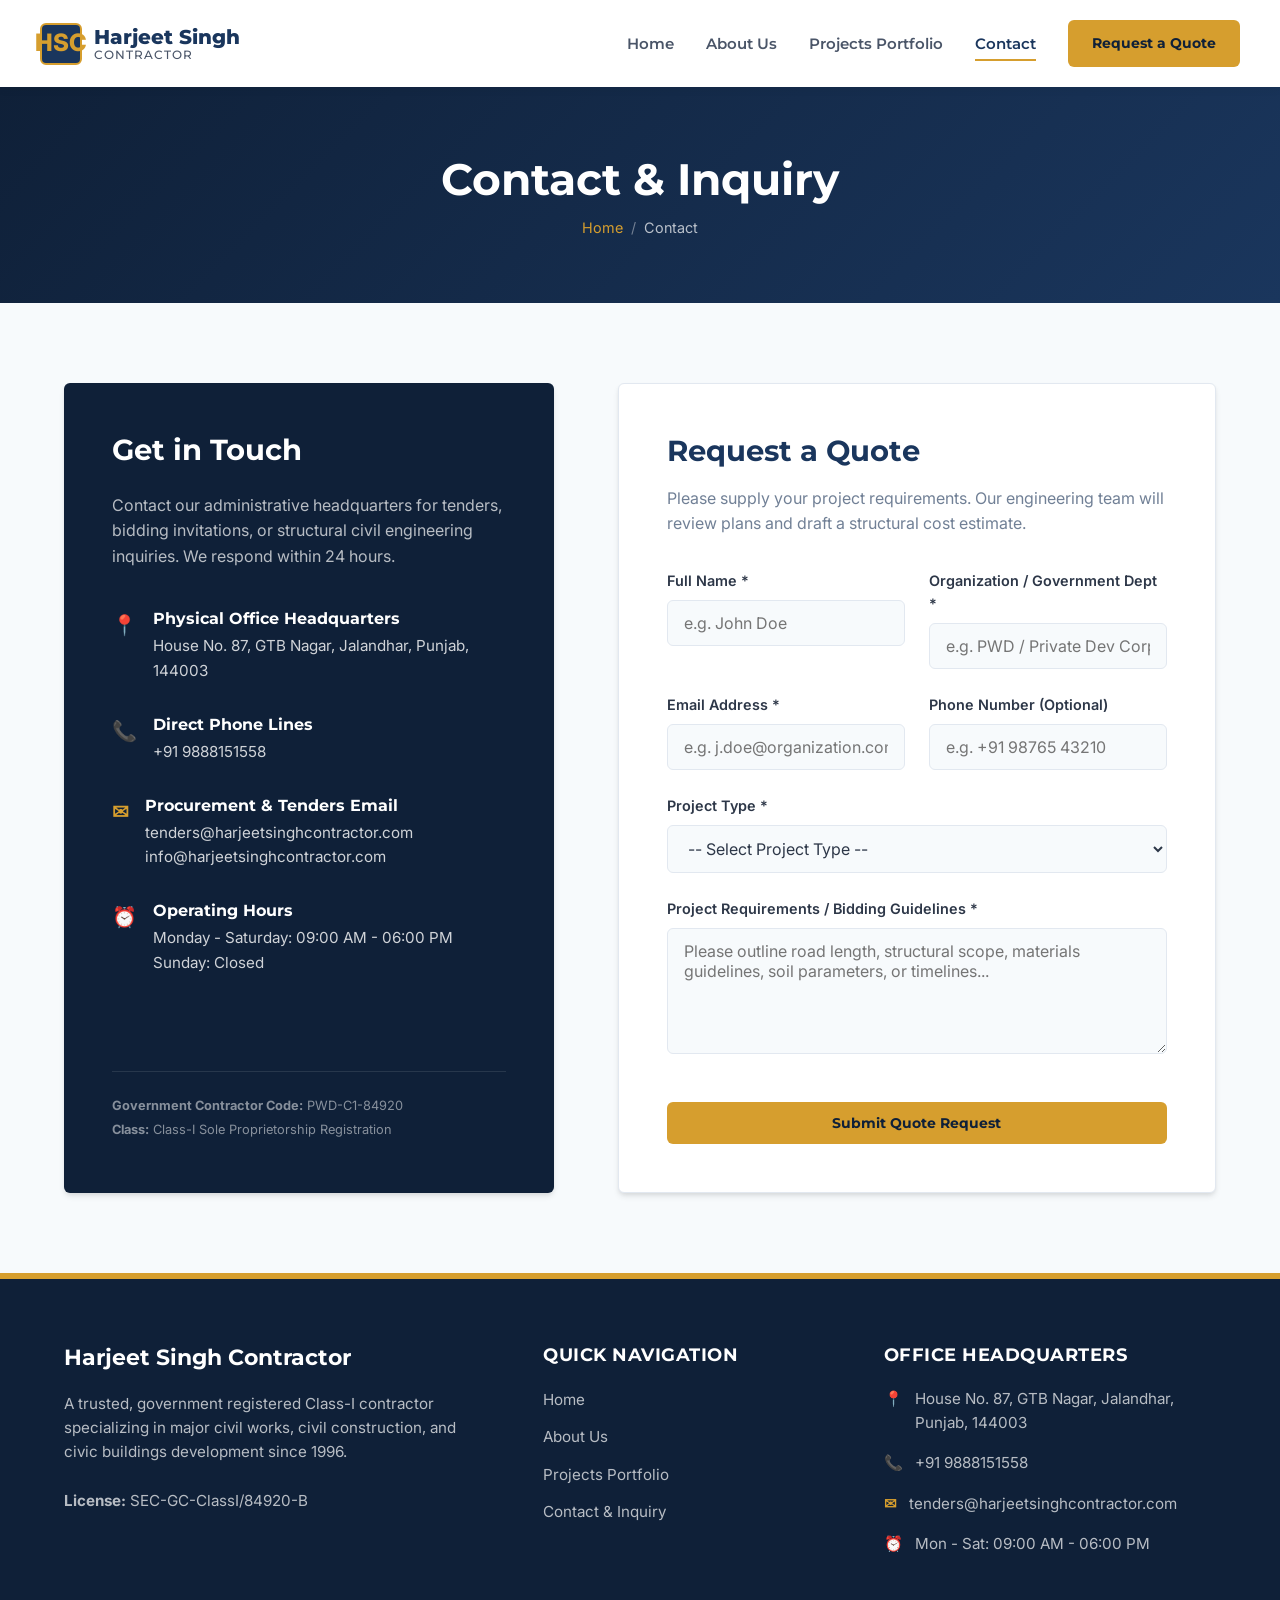
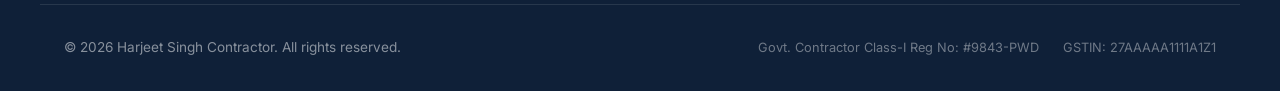
<file: contact.html>
<!DOCTYPE html>
<html lang="en">
<head>
  <meta charset="UTF-8">
  <meta name="viewport" content="width=device-width, initial-scale=1.0">
  <meta name="description" content="Contact Harjeet Singh Contractor - Request a civil engineering quote, submit government bidding parameters, or locate our corporate headquarters.">
  <title>Contact & Request Quote | Harjeet Singh Contractor</title>
  
  <!-- Universal Stylesheet -->
  <link rel="stylesheet" href="style.css">
</head>
<body>

  <!-- Sticky Header / Navbar -->
  <header>
    <div class="container navbar">
      <a href="index.html" class="logo" id="nav-logo">
        <div class="logo-icon">HSC</div>
        <div class="logo-text">
          Harjeet Singh
          <span class="logo-sub">Contractor</span>
        </div>
      </a>
      
      <!-- Desktop Navigation Menu -->
      <nav>
        <ul class="nav-menu" id="nav-menu-list">
          <li><a href="index.html" class="nav-link">Home</a></li>
          <li><a href="about.html" class="nav-link">About Us</a></li>
          <li><a href="projects.html" class="nav-link">Projects Portfolio</a></li>
          <li><a href="contact.html" class="nav-link active">Contact</a></li>
          <li><a href="contact.html" class="btn btn-primary">Request a Quote</a></li>
        </ul>
      </nav>

      <!-- Hamburger Menu Icon for Mobile -->
      <button class="hamburger" id="hamburger-toggle" aria-label="Toggle navigation menu">
        <span class="bar"></span>
        <span class="bar"></span>
        <span class="bar"></span>
      </button>
    </div>
  </header>

  <!-- Page Header -->
  <section class="page-header" id="contact-page-header">
    <div class="container">
      <h1>Contact & Inquiry</h1>
      <div class="breadcrumbs">
        <a href="index.html">Home</a>
        <span class="breadcrumb-current">Contact</span>
      </div>
    </div>
  </section>

  <!-- Contact Section Content -->
  <section class="section-padding" id="contact-section">
    <div class="container">
      <div class="contact-grid">
        
        <!-- Left Side: Corporate Info panel -->
        <div class="contact-info-panel">
          <h2>Get in Touch</h2>
          <p>Contact our administrative headquarters for tenders, bidding invitations, or structural civil engineering inquiries. We respond within 24 hours.</p>
          
          <div class="contact-detail-list">
            <!-- Office Address -->
            <div class="contact-detail-item">
              <span class="contact-detail-icon">&#128205;</span>
              <div class="contact-detail-content">
                <h4>Physical Office Headquarters</h4>
                <p>House No. 87, GTB Nagar, Jalandhar, Punjab, 144003</p>
              </div>
            </div>

            <!-- Telephone -->
            <div class="contact-detail-item">
              <span class="contact-detail-icon">&#128222;</span>
              <div class="contact-detail-content">
                <h4>Direct Phone Lines</h4>
                <p>+91 9888151558</p>
              </div>
            </div>

            <!-- Email -->
            <div class="contact-detail-item">
              <span class="contact-detail-icon">&#9993;</span>
              <div class="contact-detail-content">
                <h4>Procurement & Tenders Email</h4>
                <p>tenders@harjeetsinghcontractor.com <br> info@harjeetsinghcontractor.com</p>
              </div>
            </div>

            <!-- Hours -->
            <div class="contact-detail-item">
              <span class="contact-detail-icon">&#9200;</span>
              <div class="contact-detail-content">
                <h4>Operating Hours</h4>
                <p>Monday - Saturday: 09:00 AM - 06:00 PM <br> Sunday: Closed</p>
              </div>
            </div>
          </div>

          <!-- Bottom Registration numbers -->
          <div class="contact-license">
            <p><strong>Government Contractor Code:</strong> PWD-C1-84920</p>
            <p><strong>Class:</strong> Class-I Sole Proprietorship Registration</p>
          </div>
        </div>

        <!-- Right Side: Contact / Inquiry Form -->
        <div class="contact-form-panel">
          <h2>Request a Quote</h2>
          <p>Please supply your project requirements. Our engineering team will review plans and draft a structural cost estimate.</p>
          
          <form id="inquiry-form" novalidate>
            <div class="form-group-row">
              <!-- Name -->
              <div class="form-group">
                <label for="full-name">Full Name *</label>
                <input type="text" id="full-name" class="form-input" placeholder="e.g. John Doe">
                <span id="full-name-error" class="error-message"></span>
              </div>
              
              <!-- Organization/Department -->
              <div class="form-group">
                <label for="organization">Organization / Government Dept *</label>
                <input type="text" id="organization" class="form-input" placeholder="e.g. PWD / Private Dev Corp">
                <span id="organization-error" class="error-message"></span>
              </div>
            </div>

            <div class="form-group-row">
              <!-- Email -->
              <div class="form-group">
                <label for="email">Email Address *</label>
                <input type="email" id="email" class="form-input" placeholder="e.g. j.doe@organization.com">
                <span id="email-error" class="error-message"></span>
              </div>

              <!-- Phone -->
              <div class="form-group">
                <label for="phone">Phone Number (Optional)</label>
                <input type="tel" id="phone" class="form-input" placeholder="e.g. +91 98765 43210">
                <span id="phone-error" class="error-message"></span>
              </div>
            </div>

            <!-- Project Type Dropdown -->
            <div class="form-group">
              <label for="project-type">Project Type *</label>
              <select id="project-type" class="form-input">
                <option value="" disabled selected>-- Select Project Type --</option>
                <option value="Road Construction">Road Construction & Highways</option>
                <option value="Building Construction">Commercial & Civic Buildings</option>
                <option value="Infrastructure Refurbishment">Infrastructure Refurbishment</option>
                <option value="General Civil Works">General Civil Works / Other</option>
              </select>
              <span id="project-type-error" class="error-message"></span>
            </div>

            <!-- Message Detail -->
            <div class="form-group">
              <label for="message">Project Requirements / Bidding Guidelines *</label>
              <textarea id="message" class="form-input" rows="5" placeholder="Please outline road length, structural scope, materials guidelines, soil parameters, or timelines..."></textarea>
              <span id="message-error" class="error-message"></span>
            </div>

            <!-- Submit Button -->
            <button type="submit" class="btn btn-primary" style="width: 100%; margin-top: 1rem;">Submit Quote Request</button>
          </form>
        </div>

      </div>
    </div>
  </section>

  <!-- Footer -->
  <footer>
    <div class="container footer-grid">
      <!-- Footer Info -->
      <div class="footer-info">
        <h3>Harjeet Singh Contractor</h3>
        <p>A trusted, government registered Class-I contractor specializing in major civil works, civil construction, and civic buildings development since 1996.</p>
        <p><strong>License:</strong> SEC-GC-ClassI/84920-B</p>
      </div>
      
      <!-- Footer Navigation Links -->
      <div class="footer-links">
        <h3>Quick Navigation</h3>
        <ul>
          <li><a href="index.html">Home</a></li>
          <li><a href="about.html">About Us</a></li>
          <li><a href="projects.html">Projects Portfolio</a></li>
          <li><a href="contact.html">Contact & Inquiry</a></li>
        </ul>
      </div>

      <!-- Footer Contact details -->
      <div class="footer-contact">
        <h3>Office Headquarters</h3>
        <ul>
          <li>
            <span class="footer-contact-icon">&#128205;</span>
            <span>House No. 87, GTB Nagar, Jalandhar, Punjab, 144003</span>
          </li>
          <li>
            <span class="footer-contact-icon">&#128222;</span>
            <span>+91 9888151558</span>
          </li>
          <li>
            <span class="footer-contact-icon">&#9993;</span>
            <span>tenders@harjeetsinghcontractor.com</span>
          </li>
          <li>
            <span class="footer-contact-icon">&#9200;</span>
            <span>Mon - Sat: 09:00 AM - 06:00 PM</span>
          </li>
        </ul>
      </div>
    </div>

    <!-- Footer Copyright & Registrations -->
    <div class="container footer-bottom">
      <p>&copy; 2026 Harjeet Singh Contractor. All rights reserved.</p>
      <div class="footer-licenses">
        <span>Govt. Contractor Class-I Reg No: #9843-PWD</span>
        <span>GSTIN: 27AAAAA1111A1Z1</span>
      </div>
    </div>
  </footer>

  <!-- Universal JavaScript file -->
  <script src="script.js"></script>
</body>
</html>
</file>
<file: style.css>
/* 
   Style.css - Universal Stylesheet
   Civil Engineering & Government Contracting Website
   Design system: Navy, Slate, and Amber Gold
*/

/* --- Google Fonts Import --- */
@import url('https://fonts.googleapis.com/css2?family=Inter:wght@300;400;500;600&family=Montserrat:wght@500;600;700;800&display=swap');

/* --- Design Variables --- */
:root {
  --primary-navy: #1a365d;
  --primary-navy-light: #2b4c7e;
  --primary-navy-dark: #0f2038;
  --secondary-slate: #4a5568;
  --secondary-slate-light: #718096;
  --accent-amber: #d69e2e;
  --accent-amber-hover: #b77c1e;
  --bg-off-white: #f7fafc;
  --bg-pure-white: #ffffff;
  --text-dark: #2d3748;
  --text-muted: #718096;
  --text-light: #ffffff;
  --border-color: #e2e8f0;
  
  --font-heading: 'Montserrat', sans-serif;
  --font-body: 'Inter', sans-serif;
  
  --transition-speed: 0.3s;
  --border-radius: 6px;
  --box-shadow: 0 4px 6px -1px rgba(0, 0, 0, 0.1), 0 2px 4px -1px rgba(0, 0, 0, 0.06);
  --box-shadow-hover: 0 10px 15px -3px rgba(0, 0, 0, 0.1), 0 4px 6px -2px rgba(0, 0, 0, 0.05);
}

/* --- CSS Reset & Global Styling --- */
*, *::before, *::after {
  box-sizing: border-box;
  margin: 0;
  padding: 0;
}

html {
  scroll-behavior: smooth;
  font-size: 16px;
}

body {
  font-family: var(--font-body);
  background-color: var(--bg-off-white);
  color: var(--text-dark);
  line-height: 1.6;
  overflow-x: hidden;
  display: flex;
  flex-direction: column;
  min-height: 100vh;
}

h1, h2, h3, h4, h5, h6 {
  font-family: var(--font-heading);
  color: var(--primary-navy);
  font-weight: 700;
  line-height: 1.3;
}

a {
  text-decoration: none;
  color: inherit;
  transition: color var(--transition-speed) ease;
}

img {
  max-width: 100%;
  height: auto;
  display: block;
}

ul {
  list-style: none;
}

button, input, select, textarea {
  font-family: inherit;
  font-size: inherit;
}

/* --- Container Utility --- */
.container {
  width: 100%;
  max-width: 1200px;
  margin: 0 auto;
  padding: 0 1.5rem;
}

.section-padding {
  padding: 5rem 0;
}

.text-center {
  text-align: center;
}

.section-title {
  font-size: 2.25rem;
  margin-bottom: 1rem;
  position: relative;
  display: inline-block;
}

.section-title::after {
  content: '';
  position: absolute;
  left: 50%;
  transform: translateX(-50%);
  bottom: -10px;
  width: 60px;
  height: 4px;
  background-color: var(--accent-amber);
  border-radius: 2px;
}

.section-subtitle {
  color: var(--secondary-slate);
  font-size: 1.1rem;
  max-width: 700px;
  margin: 0.5rem auto 3rem auto;
}

/* --- Header & Sticky Navigation --- */
header {
  background-color: var(--bg-pure-white);
  box-shadow: 0 2px 10px rgba(0, 0, 0, 0.05);
  position: sticky;
  top: 0;
  z-index: 1000;
  transition: all var(--transition-speed) ease;
}

.navbar {
  display: flex;
  align-items: center;
  justify-content: space-between;
  padding: 1.25rem 0;
}

.logo {
  display: flex;
  align-items: center;
  gap: 0.75rem;
}

.logo-icon {
  background-color: var(--primary-navy);
  color: var(--accent-amber);
  width: 42px;
  height: 42px;
  border-radius: 6px;
  display: flex;
  align-items: center;
  justify-content: center;
  font-size: 1.5rem;
  font-weight: 800;
  border: 2px solid var(--accent-amber);
}

.logo-text {
  font-family: var(--font-heading);
  font-size: 1.25rem;
  font-weight: 800;
  color: var(--primary-navy);
  line-height: 1.1;
}

.logo-sub {
  display: block;
  font-size: 0.75rem;
  color: var(--secondary-slate);
  font-weight: 500;
  text-transform: uppercase;
  letter-spacing: 1px;
}

.nav-menu {
  display: flex;
  align-items: center;
  gap: 2rem;
}

.nav-link {
  font-family: var(--font-heading);
  font-size: 0.95rem;
  font-weight: 600;
  color: var(--secondary-slate);
  padding: 0.5rem 0;
  position: relative;
}

.nav-link:hover, .nav-link.active {
  color: var(--primary-navy);
}

.nav-link::after {
  content: '';
  position: absolute;
  bottom: 0;
  left: 0;
  width: 0;
  height: 2px;
  background-color: var(--accent-amber);
  transition: width var(--transition-speed) ease;
}

.nav-link:hover::after, .nav-link.active::after {
  width: 100%;
}

/* --- Buttons --- */
.btn {
  display: inline-flex;
  align-items: center;
  justify-content: center;
  padding: 0.75rem 1.5rem;
  font-family: var(--font-heading);
  font-size: 0.9rem;
  font-weight: 700;
  border-radius: var(--border-radius);
  transition: all var(--transition-speed) ease;
  cursor: pointer;
  border: none;
}

.btn-primary {
  background-color: var(--accent-amber);
  color: var(--primary-navy-dark);
}

.btn-primary:hover {
  background-color: var(--accent-amber-hover);
  color: var(--bg-pure-white);
  box-shadow: 0 4px 12px rgba(214, 158, 46, 0.35);
  transform: translateY(-2px);
}

.btn-secondary {
  background-color: transparent;
  color: var(--bg-pure-white);
  border: 2px solid var(--bg-pure-white);
}

.btn-secondary:hover {
  background-color: var(--bg-pure-white);
  color: var(--primary-navy-dark);
  transform: translateY(-2px);
}

.btn-outline-navy {
  background-color: transparent;
  color: var(--primary-navy);
  border: 2px solid var(--primary-navy);
}

.btn-outline-navy:hover {
  background-color: var(--primary-navy);
  color: var(--bg-pure-white);
  transform: translateY(-2px);
}

/* --- Hamburger Mobile Icon --- */
.hamburger {
  display: none;
  cursor: pointer;
  border: none;
  background: transparent;
  padding: 0.5rem;
}

.bar {
  display: block;
  width: 25px;
  height: 3px;
  margin: 5px auto;
  transition: all var(--transition-speed) ease-in-out;
  background-color: var(--primary-navy);
}

/* --- Hero Section --- */
.hero {
  position: relative;
  height: 80vh;
  min-height: 500px;
  background-size: cover;
  background-position: center;
  background-repeat: no-repeat;
  display: flex;
  align-items: center;
  color: var(--text-light);
}

.hero::before {
  content: '';
  position: absolute;
  top: 0;
  left: 0;
  right: 0;
  bottom: 0;
  background: linear-gradient(135deg, rgba(26, 54, 93, 0.9) 0%, rgba(15, 32, 56, 0.7) 100%);
  z-index: 1;
}

.hero-content {
  position: relative;
  z-index: 2;
  max-width: 800px;
}

.hero-tagline {
  color: var(--accent-amber);
  font-weight: 700;
  text-transform: uppercase;
  letter-spacing: 2px;
  margin-bottom: 1rem;
  display: block;
}

.hero h1 {
  font-size: 3.5rem;
  color: var(--text-light);
  margin-bottom: 1.5rem;
  line-height: 1.2;
}

.hero p {
  font-size: 1.25rem;
  margin-bottom: 2.5rem;
  color: rgba(255, 255, 255, 0.9);
  max-width: 650px;
}

.hero-btns {
  display: flex;
  gap: 1rem;
}

/* --- Core Services Grid --- */
.services-grid {
  display: grid;
  grid-template-columns: repeat(auto-fit, minmax(320px, 1fr));
  gap: 2rem;
  margin-top: 1rem;
}

.service-card {
  background-color: var(--bg-pure-white);
  border-radius: var(--border-radius);
  overflow: hidden;
  box-shadow: var(--box-shadow);
  transition: all var(--transition-speed) ease;
  display: flex;
  flex-direction: column;
}

.service-card:hover {
  transform: translateY(-5px);
  box-shadow: var(--box-shadow-hover);
}

.service-img-wrapper {
  height: 220px;
  overflow: hidden;
  position: relative;
}

.service-img {
  width: 100%;
  height: 100%;
  object-fit: cover;
  transition: transform var(--transition-speed) ease;
}

.service-card:hover .service-img {
  transform: scale(1.05);
}

.service-badge {
  position: absolute;
  top: 1rem;
  left: 1rem;
  background-color: var(--primary-navy);
  color: var(--accent-amber);
  font-family: var(--font-heading);
  font-size: 0.75rem;
  font-weight: 700;
  text-transform: uppercase;
  padding: 0.4rem 0.8rem;
  border-radius: 4px;
  letter-spacing: 0.5px;
}

.service-content {
  padding: 2rem;
  display: flex;
  flex-direction: column;
  flex-grow: 1;
}

.service-content h3 {
  font-size: 1.35rem;
  margin-bottom: 1rem;
}

.service-content p {
  color: var(--text-muted);
  font-size: 0.95rem;
  margin-bottom: 1.5rem;
  flex-grow: 1;
}

.service-link {
  font-family: var(--font-heading);
  color: var(--primary-navy);
  font-weight: 700;
  font-size: 0.9rem;
  display: inline-flex;
  align-items: center;
  gap: 0.5rem;
  align-self: flex-start;
}

.service-link span {
  transition: transform var(--transition-speed) ease;
}

.service-card:hover .service-link span {
  transform: translateX(5px);
}

/* --- Quick Stats Banner --- */
.stats-banner {
  background-color: var(--primary-navy-dark);
  color: var(--text-light);
  padding: 4rem 0;
  position: relative;
  overflow: hidden;
  border-top: 4px solid var(--accent-amber);
}

.stats-grid {
  display: grid;
  grid-template-columns: repeat(auto-fit, minmax(200px, 1fr));
  gap: 3rem;
  text-align: center;
}

.stat-item {
  display: flex;
  flex-direction: column;
  align-items: center;
}

.stat-number {
  font-family: var(--font-heading);
  font-size: 3rem;
  font-weight: 800;
  color: var(--accent-amber);
  line-height: 1;
  margin-bottom: 0.5rem;
}

.stat-label {
  font-size: 0.95rem;
  font-weight: 600;
  text-transform: uppercase;
  letter-spacing: 1px;
  color: rgba(255, 255, 255, 0.85);
}

/* --- Call To Action Section --- */
.cta-section {
  background-color: var(--bg-pure-white);
  border-bottom: 1px solid var(--border-color);
}

.cta-wrapper {
  display: flex;
  align-items: center;
  justify-content: space-between;
  gap: 2rem;
  background: linear-gradient(135deg, var(--primary-navy) 0%, var(--primary-navy-light) 100%);
  padding: 3rem 4rem;
  border-radius: var(--border-radius);
  color: var(--text-light);
  box-shadow: var(--box-shadow);
}

.cta-text h2 {
  color: var(--text-light);
  font-size: 2rem;
  margin-bottom: 0.75rem;
}

.cta-text p {
  color: rgba(255, 255, 255, 0.8);
  font-size: 1.05rem;
  max-width: 600px;
}

.cta-wrapper .btn {
  flex-shrink: 0;
}

/* --- Page Header Layout --- */
.page-header {
  background: linear-gradient(135deg, var(--primary-navy-dark) 0%, var(--primary-navy) 100%);
  color: var(--text-light);
  padding: 4rem 0;
  text-align: center;
}

.page-header h1 {
  color: var(--text-light);
  font-size: 2.75rem;
  margin-bottom: 0.5rem;
}

.breadcrumbs {
  font-size: 0.9rem;
  color: rgba(255, 255, 255, 0.7);
  display: flex;
  justify-content: center;
  gap: 0.5rem;
}

.breadcrumbs a {
  color: var(--accent-amber);
}

.breadcrumbs span::before {
  content: '/';
  margin-right: 0.5rem;
  color: rgba(255, 255, 255, 0.4);
}

/* --- About Us Specific Page Styles --- */
.overview-grid {
  display: grid;
  grid-template-columns: 1.1fr 0.9fr;
  gap: 4rem;
  align-items: center;
}

.overview-text h2 {
  font-size: 2rem;
  margin-bottom: 1.5rem;
  position: relative;
  padding-bottom: 0.75rem;
}

.overview-text h2::after {
  content: '';
  position: absolute;
  left: 0;
  bottom: 0;
  width: 50px;
  height: 3px;
  background-color: var(--accent-amber);
}

.overview-text p {
  color: var(--secondary-slate);
  margin-bottom: 1.5rem;
  font-size: 1.05rem;
}

.overview-bullets {
  margin: 2rem 0;
}

.overview-bullet {
  display: flex;
  align-items: flex-start;
  gap: 0.75rem;
  margin-bottom: 1rem;
}

.bullet-icon {
  color: var(--accent-amber);
  font-weight: 800;
  font-size: 1.25rem;
  line-height: 1;
}

.bullet-title {
  font-weight: 600;
  color: var(--primary-navy);
}

.bullet-desc {
  font-size: 0.9rem;
  color: var(--text-muted);
  margin-top: 0.1rem;
}

.overview-img-wrapper {
  box-shadow: var(--box-shadow-hover);
  border-radius: var(--border-radius);
  overflow: hidden;
  border: 4px solid var(--bg-pure-white);
}

/* Core Values Grid */
.values-grid {
  display: grid;
  grid-template-columns: repeat(auto-fit, minmax(240px, 1fr));
  gap: 2rem;
}

.value-card {
  background-color: var(--bg-pure-white);
  padding: 2.5rem 2rem;
  border-radius: var(--border-radius);
  box-shadow: var(--box-shadow);
  border-top: 4px solid var(--primary-navy);
  transition: all var(--transition-speed) ease;
}

.value-card:hover {
  transform: translateY(-5px);
  box-shadow: var(--box-shadow-hover);
  border-top-color: var(--accent-amber);
}

.value-icon {
  background-color: rgba(26, 54, 93, 0.05);
  color: var(--primary-navy);
  width: 55px;
  height: 55px;
  border-radius: 50%;
  display: flex;
  align-items: center;
  justify-content: center;
  font-size: 1.5rem;
  margin-bottom: 1.5rem;
  font-weight: bold;
}

.value-card:hover .value-icon {
  background-color: rgba(214, 158, 46, 0.1);
  color: var(--accent-amber-hover);
}

.value-card h3 {
  font-size: 1.25rem;
  margin-bottom: 0.75rem;
}

.value-card p {
  color: var(--text-muted);
  font-size: 0.9rem;
}

/* --- Projects Specific Page Styles --- */
.portfolio-grid {
  display: grid;
  grid-template-columns: repeat(auto-fit, minmax(350px, 1fr));
  gap: 2.5rem;
}

.project-card {
  background-color: var(--bg-pure-white);
  border-radius: var(--border-radius);
  overflow: hidden;
  box-shadow: var(--box-shadow);
  border: 1px solid var(--border-color);
  transition: all var(--transition-speed) ease;
}

.project-card:hover {
  transform: translateY(-5px);
  box-shadow: var(--box-shadow-hover);
}

.project-img-wrapper {
  height: 250px;
  position: relative;
  overflow: hidden;
}

.project-img {
  width: 100%;
  height: 100%;
  object-fit: cover;
  transition: transform var(--transition-speed) ease;
}

.project-card:hover .project-img {
  transform: scale(1.05);
}

.project-badge {
  position: absolute;
  top: 1rem;
  right: 1rem;
  font-family: var(--font-heading);
  font-size: 0.75rem;
  font-weight: 700;
  text-transform: uppercase;
  padding: 0.4rem 0.8rem;
  border-radius: 4px;
  letter-spacing: 0.5px;
}

.project-badge.completed {
  background-color: #c6f6d5;
  color: #22543d;
}

.project-badge.in-progress {
  background-color: #feebc8;
  color: #744210;
}

.project-content {
  padding: 2rem;
}

.project-meta-top {
  display: flex;
  justify-content: space-between;
  font-size: 0.8rem;
  font-weight: 600;
  text-transform: uppercase;
  color: var(--accent-amber-hover);
  margin-bottom: 0.5rem;
  letter-spacing: 0.5px;
}

.project-content h3 {
  font-size: 1.4rem;
  margin-bottom: 0.75rem;
}

.project-details {
  list-style: none;
  border-top: 1px solid var(--border-color);
  padding-top: 1rem;
  margin-top: 1rem;
  display: grid;
  grid-template-columns: 1fr 1fr;
  gap: 0.75rem;
  font-size: 0.85rem;
}

.project-details li {
  color: var(--text-muted);
}

.project-details strong {
  color: var(--text-dark);
  display: block;
  font-size: 0.9rem;
}

/* --- Contact Specific Page Styles --- */
.contact-grid {
  display: grid;
  grid-template-columns: 0.9fr 1.1fr;
  gap: 4rem;
}

.contact-info-panel {
  background-color: var(--primary-navy-dark);
  color: var(--text-light);
  padding: 3rem;
  border-radius: var(--border-radius);
  box-shadow: var(--box-shadow);
  display: flex;
  flex-direction: column;
}

.contact-info-panel h2 {
  color: var(--text-light);
  font-size: 1.8rem;
  margin-bottom: 1.5rem;
}

.contact-info-panel > p {
  color: rgba(255, 255, 255, 0.7);
  margin-bottom: 2.5rem;
}

.contact-detail-list {
  display: flex;
  flex-direction: column;
  gap: 2rem;
  margin-bottom: 3rem;
}

.contact-detail-item {
  display: flex;
  gap: 1rem;
}

.contact-detail-icon {
  color: var(--accent-amber);
  font-size: 1.25rem;
  font-weight: bold;
}

.contact-detail-content h4 {
  color: var(--text-light);
  font-size: 1rem;
  margin-bottom: 0.25rem;
}

.contact-detail-content p {
  color: rgba(255, 255, 255, 0.8);
  font-size: 0.95rem;
}

.contact-license {
  margin-top: auto;
  border-top: 1px solid rgba(255, 255, 255, 0.1);
  padding-top: 1.5rem;
}

.contact-license p {
  font-size: 0.8rem;
  color: rgba(255, 255, 255, 0.5);
  margin-bottom: 0.25rem;
}

/* Form Styles */
.contact-form-panel {
  background-color: var(--bg-pure-white);
  padding: 3rem;
  border-radius: var(--border-radius);
  box-shadow: var(--box-shadow);
  border: 1px solid var(--border-color);
}

.contact-form-panel h2 {
  font-size: 1.8rem;
  margin-bottom: 1rem;
}

.contact-form-panel p {
  color: var(--text-muted);
  margin-bottom: 2rem;
}

.form-group-row {
  display: grid;
  grid-template-columns: 1fr 1fr;
  gap: 1.5rem;
}

.form-group {
  margin-bottom: 1.5rem;
}

.form-group label {
  display: block;
  font-size: 0.9rem;
  font-weight: 600;
  color: var(--text-dark);
  margin-bottom: 0.5rem;
}

.form-input {
  width: 100%;
  padding: 0.75rem 1rem;
  border: 1px solid var(--border-color);
  border-radius: var(--border-radius);
  color: var(--text-dark);
  background-color: var(--bg-off-white);
  transition: all var(--transition-speed) ease;
}

.form-input:focus {
  outline: none;
  border-color: var(--primary-navy-light);
  background-color: var(--bg-pure-white);
  box-shadow: 0 0 0 3px rgba(26, 54, 93, 0.1);
}

.form-input.error {
  border-color: #e53e3e;
}

.form-input.error:focus {
  box-shadow: 0 0 0 3px rgba(229, 62, 62, 0.1);
}

.error-message {
  color: #e53e3e;
  font-size: 0.75rem;
  margin-top: 0.25rem;
  display: none;
}

/* Custom Success Modal overlay */
.modal-overlay {
  position: fixed;
  top: 0;
  left: 0;
  width: 100%;
  height: 100%;
  background-color: rgba(15, 32, 56, 0.8);
  backdrop-filter: blur(4px);
  z-index: 2000;
  display: flex;
  align-items: center;
  justify-content: center;
  opacity: 0;
  pointer-events: none;
  transition: opacity var(--transition-speed) ease;
}

.modal-overlay.active {
  opacity: 1;
  pointer-events: auto;
}

.success-modal {
  background-color: var(--bg-pure-white);
  border-radius: var(--border-radius);
  box-shadow: var(--box-shadow-hover);
  padding: 3rem;
  max-width: 500px;
  width: 90%;
  text-align: center;
  transform: translateY(20px);
  transition: transform var(--transition-speed) ease;
}

.modal-overlay.active .success-modal {
  transform: translateY(0);
}

.modal-icon {
  background-color: #c6f6d5;
  color: #22543d;
  width: 60px;
  height: 60px;
  border-radius: 50%;
  display: flex;
  align-items: center;
  justify-content: center;
  font-size: 2rem;
  margin: 0 auto 1.5rem auto;
}

.success-modal h3 {
  font-size: 1.6rem;
  margin-bottom: 1rem;
}

.success-modal p {
  color: var(--secondary-slate);
  margin-bottom: 2rem;
  font-size: 0.95rem;
}

/* --- Footer --- */
footer {
  background-color: var(--primary-navy-dark);
  color: var(--text-light);
  padding: 4rem 0 2rem 0;
  margin-top: auto;
  border-top: 6px solid var(--accent-amber);
}

.footer-grid {
  display: grid;
  grid-template-columns: 1.5fr 1fr 1.2fr;
  gap: 4rem;
  margin-bottom: 3rem;
}

.footer-info h3 {
  color: var(--text-light);
  font-size: 1.4rem;
  margin-bottom: 1.25rem;
}

.footer-info p {
  color: rgba(255, 255, 255, 0.7);
  font-size: 0.95rem;
  margin-bottom: 1.5rem;
}

.footer-links h3, .footer-contact h3 {
  color: var(--text-light);
  font-size: 1.15rem;
  margin-bottom: 1.25rem;
  text-transform: uppercase;
  letter-spacing: 0.5px;
}

.footer-links ul {
  display: flex;
  flex-direction: column;
  gap: 0.75rem;
}

.footer-links a {
  color: rgba(255, 255, 255, 0.7);
  font-size: 0.95rem;
}

.footer-links a:hover {
  color: var(--accent-amber);
  padding-left: 5px;
}

.footer-contact ul {
  display: flex;
  flex-direction: column;
  gap: 1rem;
}

.footer-contact li {
  color: rgba(255, 255, 255, 0.7);
  font-size: 0.95rem;
  display: flex;
  gap: 0.75rem;
}

.footer-contact-icon {
  color: var(--accent-amber);
  font-weight: bold;
}

.footer-bottom {
  border-top: 1px solid rgba(255, 255, 255, 0.1);
  padding-top: 2rem;
  display: flex;
  justify-content: space-between;
  align-items: center;
  flex-wrap: wrap;
  gap: 1rem;
}

.footer-bottom p {
  font-size: 0.85rem;
  color: rgba(255, 255, 255, 0.5);
}

.footer-licenses {
  display: flex;
  gap: 1.5rem;
}

.footer-licenses span {
  font-size: 0.8rem;
  color: rgba(255, 255, 255, 0.4);
}

/* --- Responsive Breakpoints --- */

@media (max-width: 1024px) {
  .overview-grid, .contact-grid {
    gap: 2.5rem;
  }
}

@media (max-width: 768px) {
  /* Navigation mobile menu */
  .hamburger {
    display: block;
  }

  .hamburger.active .bar:nth-child(2) {
    opacity: 0;
  }

  .hamburger.active .bar:nth-child(1) {
    transform: translateY(8px) rotate(45deg);
  }

  .hamburger.active .bar:nth-child(3) {
    transform: translateY(-8px) rotate(-45deg);
  }

  .nav-menu {
    position: fixed;
    left: -100%;
    top: 80px; /* height of header */
    gap: 1.5rem;
    flex-direction: column;
    background-color: var(--bg-pure-white);
    width: 100%;
    height: calc(100vh - 80px);
    text-align: center;
    transition: 0.3s;
    box-shadow: 0 10px 15px -3px rgba(0, 0, 0, 0.05);
    padding: 3rem 0;
    align-items: center;
    justify-content: flex-start;
  }

  .nav-menu.active {
    left: 0;
  }

  .nav-link {
    font-size: 1.1rem;
  }

  .navbar {
    padding: 1rem 0;
  }

  /* Hero adjustments */
  .hero h1 {
    font-size: 2.5rem;
  }

  .hero p {
    font-size: 1.1rem;
  }

  .hero-btns {
    flex-direction: column;
    gap: 0.75rem;
  }

  /* Section Padding */
  .section-padding {
    padding: 3.5rem 0;
  }

  /* Grid Layouts Stacked */
  .overview-grid, .contact-grid {
    grid-template-columns: 1fr;
  }

  .overview-img-wrapper {
    order: -1; /* image on top for mobile */
  }

  .form-group-row {
    grid-template-columns: 1fr;
    gap: 0;
  }

  .cta-wrapper {
    flex-direction: column;
    text-align: center;
    padding: 2.5rem 2rem;
  }

  .footer-grid {
    grid-template-columns: 1fr;
    gap: 2.5rem;
  }

  .footer-bottom {
    flex-direction: column;
    align-items: center;
    text-align: center;
  }

  .footer-licenses {
    flex-direction: column;
    gap: 0.5rem;
  }
}

/* --- Fullscreen Lightbox Overlay --- */
.lightbox-overlay {
  position: fixed;
  top: 0;
  left: 0;
  width: 100%;
  height: 100%;
  background-color: rgba(10, 20, 35, 0.98);
  backdrop-filter: blur(8px);
  z-index: 3000;
  display: flex;
  align-items: center;
  justify-content: center;
  opacity: 0;
  pointer-events: none;
  transition: opacity 0.3s ease;
}

.lightbox-overlay.active {
  opacity: 1;
  pointer-events: auto;
}

/* Lightbox Content Layout */
.lightbox-content {
  position: relative;
  display: flex;
  flex-direction: column;
  align-items: center;
  justify-content: center;
  max-width: 90%;
  max-height: 85%;
  text-align: center;
}

.lightbox-content img {
  max-width: 100%;
  max-height: 70vh;
  object-fit: contain;
  border: 4px solid var(--accent-amber);
  box-shadow: 0 10px 30px rgba(0, 0, 0, 0.8);
  border-radius: var(--border-radius);
  background-color: #000;
  transition: transform 0.2s ease;
}

/* Lightbox Caption */
.lightbox-caption {
  font-family: var(--font-heading);
  color: var(--text-light);
  font-size: 1.2rem;
  font-weight: 600;
  margin-top: 1.5rem;
  text-shadow: 0 2px 4px rgba(0, 0, 0, 0.8);
}

/* Lightbox Slide Counter */
.lightbox-counter {
  color: var(--accent-amber);
  font-size: 0.9rem;
  font-weight: 700;
  margin-top: 0.5rem;
  text-transform: uppercase;
  letter-spacing: 1px;
}

/* Navigation Arrows */
.lightbox-arrow {
  position: absolute;
  top: 50%;
  transform: translateY(-50%);
  background: rgba(26, 54, 93, 0.4);
  border: 2px solid rgba(255, 255, 255, 0.2);
  color: var(--text-light);
  font-size: 2rem;
  width: 60px;
  height: 60px;
  border-radius: 50%;
  cursor: pointer;
  display: flex;
  align-items: center;
  justify-content: center;
  transition: all 0.2s ease;
  user-select: none;
  z-index: 3100;
}

.lightbox-arrow:hover {
  background: var(--accent-amber);
  color: var(--primary-navy-dark);
  border-color: var(--accent-amber);
  transform: translateY(-50%) scale(1.1);
  box-shadow: 0 0 15px rgba(214, 158, 46, 0.4);
}

.lightbox-prev {
  left: 2rem;
}

.lightbox-next {
  right: 2rem;
}

/* Close Button */
.lightbox-close {
  position: absolute;
  top: 2rem;
  right: 2rem;
  background: transparent;
  border: none;
  color: var(--text-light);
  font-size: 3rem;
  cursor: pointer;
  width: 50px;
  height: 50px;
  display: flex;
  align-items: center;
  justify-content: center;
  transition: all 0.2s ease;
  z-index: 3200;
  line-height: 1;
}

.lightbox-close:hover {
  color: var(--accent-amber);
  transform: scale(1.2) rotate(90deg);
}

/* Responsive adjustments for Lightbox */
@media (max-width: 768px) {
  .lightbox-prev {
    left: 0.5rem;
  }
  .lightbox-next {
    right: 0.5rem;
  }
  .lightbox-arrow {
    width: 45px;
    height: 45px;
    font-size: 1.5rem;
  }
  .lightbox-close {
    top: 1rem;
    right: 1rem;
    font-size: 2.5rem;
  }
  .lightbox-caption {
    font-size: 1rem;
  }
}

/* --- Founder / Leadership Section --- */
.founder-grid {
  display: grid;
  grid-template-columns: 0.8fr 1.2fr;
  gap: 4rem;
  align-items: center;
}

.founder-img-wrapper {
  box-shadow: var(--box-shadow-hover);
  border-radius: var(--border-radius);
  overflow: hidden;
  border: 4px solid var(--bg-pure-white);
  height: 480px; /* Clean height for portrait crop */
  display: flex;
}

.founder-img {
  width: 100%;
  height: 100%;
  object-fit: cover;
  object-position: center top; /* Locks focus on face & shoulders, cropping out bottom */
  transition: transform var(--transition-speed) ease;
}

.founder-img-wrapper:hover .founder-img {
  transform: scale(1.03);
}

.founder-bio p {
  margin-bottom: 1.5rem;
}

/* Stack layout for tablets and mobile */
@media (max-width: 768px) {
  .founder-grid {
    grid-template-columns: 1fr;
    gap: 2.5rem;
  }
  
  .founder-img-wrapper {
    height: 380px;
    max-width: 320px;
    margin: 0 auto;
  }
}
</file>
